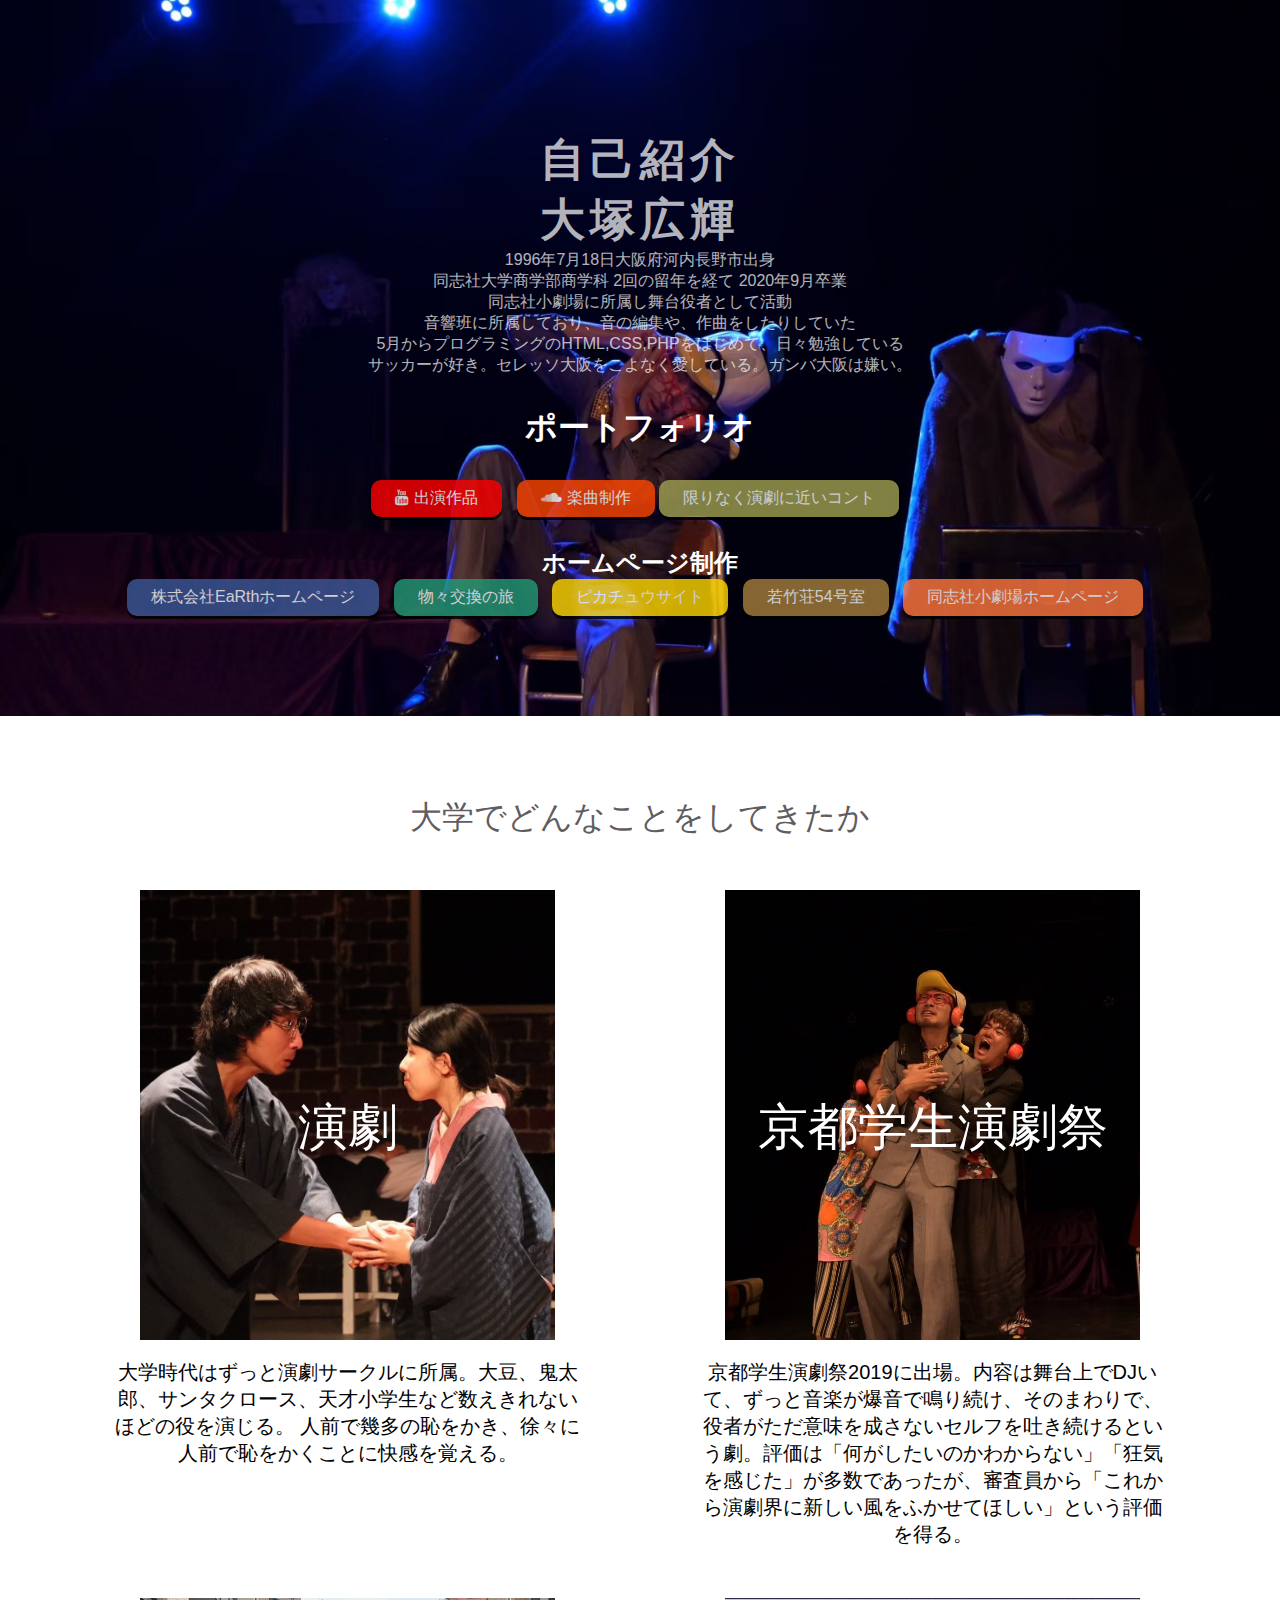
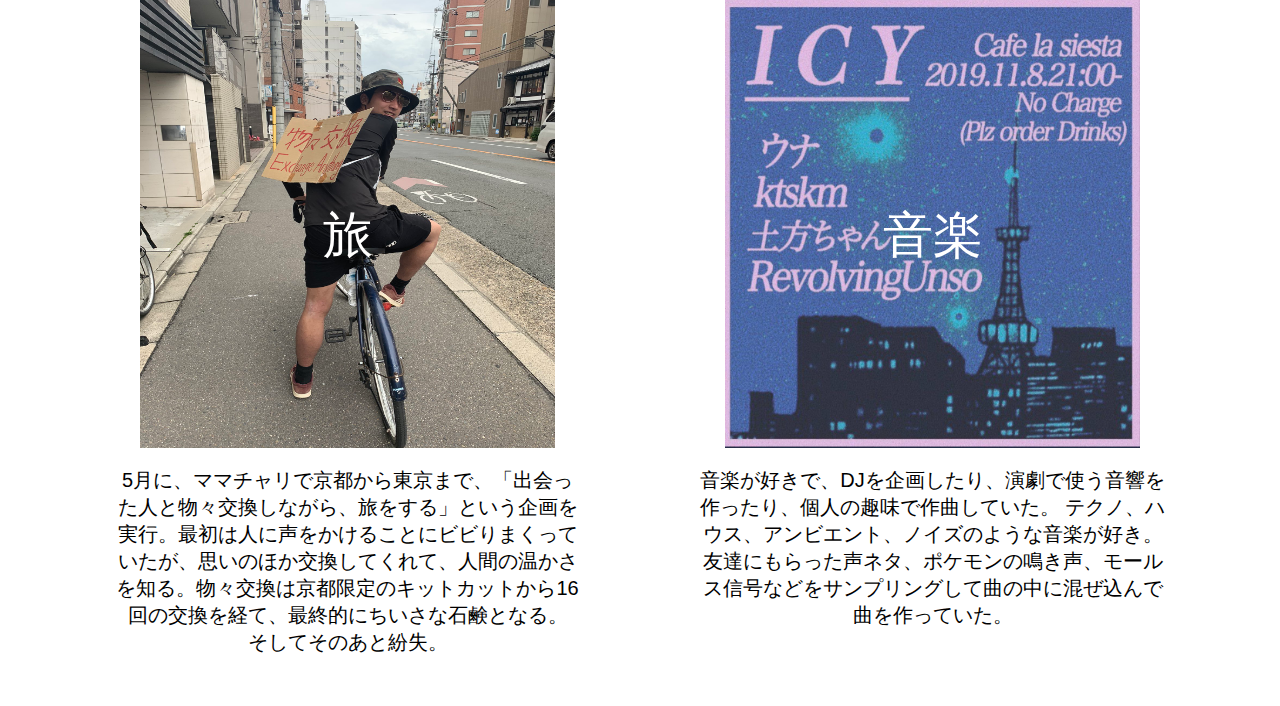
<file: index.html>
<!DOCTYPE html>
<html lang="ja">
<head>
  <meta charset="UTF-8">
  <meta name="viewport" content="width=device-width, initial-scale=1.0">
  <title>Document</title>
  <link rel="stylesheet" href="stylesheet.css">
  <link rel="stylesheet" href="//maxcdn.bootstrapcdn.com/font-awesome/4.3.0/css/font-awesome.min.css">
</head>
<body>
  

<div class="top-wrapper">
  <div class="container">
    <div class="sentense">
      <h1>自己紹介</h1>
      <h1>大塚広輝</h1>
      <p>1996年7月18日大阪府河内長野市出身</p>
      <p>同志社大学商学部商学科 2回の留年を経て 2020年9月卒業</p> 
      <p>同志社小劇場に所属し舞台役者として活動</p>
      <p>音響班に所属しており、音の編集や、作曲をしたりしていた</p>
      <p>5月からプログラミングのHTML,CSS,PHPをはじめて、日々勉強している</p>
      <p>サッカーが好き。セレッソ大阪をこよなく愛している。ガンバ大阪は嫌い。</p>
      </div>
     
      <div class="btn-wrapper">
        <h1>ポートフォリオ</h1>
        <a href="https://www.youtube.com/watch?v=xXuqGcLTgF4" class="btn work"><span class="fa fa-youtube"></span>出演作品</a>
        <a href="mario.html" class="btn soundcloud"><span class="fa fa-soundcloud"></span>楽曲制作</a>
        <a href="https://ryotaku0.github.io/kagirinaku13/" class="btn kagirinaku">限りなく演劇に近いコント</a>
        <h2>ホームページ制作</h2>
        <a href="https://ryotaku0.github.io/earth7/" class="btn earth">株式会社EaRthホームページ</a>
        <a href="butsu/journey.html" class="btn tabi">物々交換の旅</a>
        <a href="https://ryotaku0.github.io/pikacyu5/" class="btn pikacyu">ピカチュウサイト</a>
        <a href="https://ryotaku0.github.io/wakatakeso8/" class="btn wakatake">若竹荘54号室</a>
        <a href="https://ryotaku0.github.io/shogeki6/" class="btn shogeki">同志社小劇場ホームページ</a>
        
    </div>
  </div>
</div>
<div class="lesson-wrapper">
  <div class="container">
    <div class="lessons">
      <h1>大学でどんなことをしてきたか</h1>
      <div class="lesson">
        <div class="lesson-icon">
        <img src="グッドバイ.jpg"  class="goodbye" >
        <p>演劇</p>
        </div>
        <p class="lesson-text">大学時代はずっと演劇サークルに所属。大豆、鬼太郎、サンタクロース、天才小学生など数えきれないほどの役を演じる。
          人前で幾多の恥をかき、徐々に人前で恥をかくことに快感を覚える。
        </p>
      </div>
      <div class="lesson">
        <div class="lesson-icon">
        <img src="シレン3.jpg" class="sirenthree">
        <p>京都学生演劇祭</p>
        </div>
        <p class="lesson-text">京都学生演劇祭2019に出場。内容は舞台上でDJいて、ずっと音楽が爆音で鳴り続け、そのまわりで、役者がただ意味を成さないセルフを吐き続けるという劇。評価は「何がしたいのかわからない」「狂気を感じた」が多数であったが、審査員から「これから演劇界に新しい風をふかせてほしい」という評価を得る。</p>
      </div>
      <div class="lesson">
        <div class="lesson-icon">
        <img src="旅.jpg" class="journey" >
        <p>旅</p>
        </div>
        <p class="lesson-text">5月に、ママチャリで京都から東京まで、「出会った人と物々交換しながら、旅をする」という企画を実行。最初は人に声をかけることにビビりまくっていたが、思いのほか交換してくれて、人間の温かさを知る。物々交換は京都限定のキットカットから16回の交換を経て、最終的にちいさな石鹸となる。<br>そしてそのあと紛失。</p>
      </div>
      <div class="lesson">
        <div class="lesson-icon">
       <img src="icy.jpg" class="icy">
        <p>音楽</p>
        </div>
        <p class="lesson-text">音楽が好きで、DJを企画したり、演劇で使う音響を作ったり、個人の趣味で作曲していた。
        テクノ、ハウス、アンビエント、ノイズのような音楽が好き。友達にもらった声ネタ、ポケモンの鳴き声、モールス信号などをサンプリングして曲の中に混ぜ込んで曲を作っていた。</p>
      </div>
    </div>
  </div>
</div>
</file>
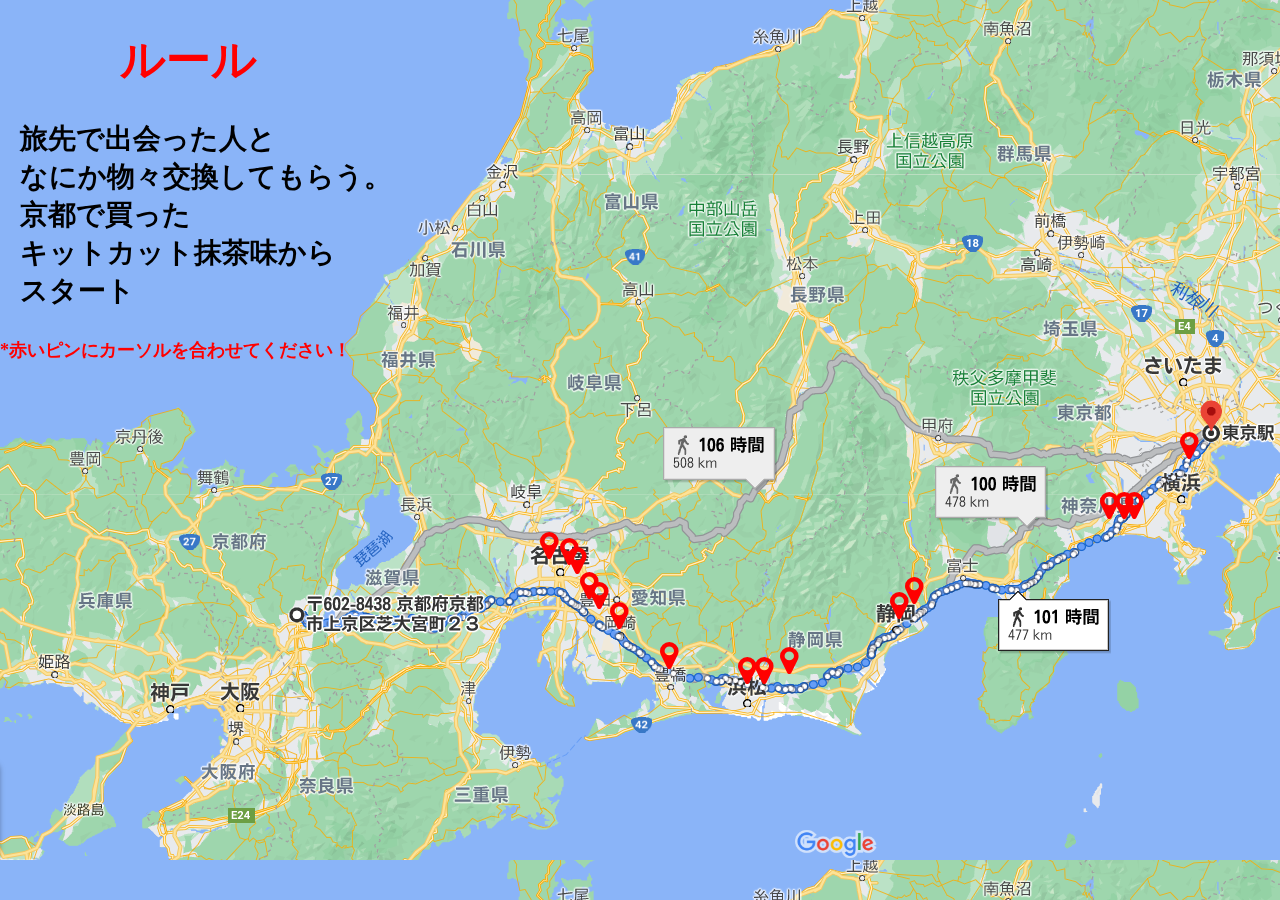
<file: journey-next.html>
<!DOCTYPE html>
<html lang="ja">
<head>
  <meta charset="UTF-8">
  <meta name="viewport" content="width=device-width, initial-scale=1.0">
  <title>Document</title>
  <link rel="stylesheet" href="journey-next.css">
  <link rel="stylesheet" href="//maxcdn.bootstrapcdn.com/font-awesome/4.3.0/css/font-awesome.min.css">
</head>
<body>
  <div class="journey-wrapper">
    <h1>ルール</h1>
    <p class="rule">旅先で出会った人と<br>なにか物々交換してもらう。<br>京都で買った<br>キットカット抹茶味から<br>スタート</p>
    <p class="pin">*赤いピンにカーソルを合わせてください！</p>
    <div class="container">
      
     <a href="" class="one"><i class="fa fa-map-marker fa-2x" aria-hidden="true" ></i><img src="物々1編集済み.jpg" width="350" height="400"></a>
     <a href="" class="two"><i class="fa fa-map-marker fa-2x" aria-hidden="true" ></i><img src="物々2.jpg" width="350" height="400"></a>
     <a href="" class="three"><i class="fa fa-map-marker fa-2x" aria-hidden="true" ></i><img src="物々3.jpg" width="350" height="400"></a>
     <a href="" class="four"><i class="fa fa-map-marker fa-2x" aria-hidden="true" ></i><img src="物々4.jpg" width="350" height="400"></a>
     <a href="" class="five"><i class="fa fa-map-marker fa-2x" aria-hidden="true" ></i><img src="物々5編集済み.jpg" width="350" height="400"></a>
     <a href="" class="six"><i class="fa fa-map-marker fa-2x" aria-hidden="true" ></i><img src="物々6.jpg" width="350" height="400"></a>
     <a href="" class="seven"><i class="fa fa-map-marker fa-2x" aria-hidden="true" ></i><img src="物々7.jpg" width="350" height="400"></a>
     <a href="" class="eight"><i class="fa fa-map-marker fa-2x" aria-hidden="true" ></i><img src="物々8.jpg" width="350" height="400"></a>
     <a href="" class="nine"><i class="fa fa-map-marker fa-2x" aria-hidden="true" ></i><img src="物々10.jpg" width="350" height="400"></a>
     <a href="" class="ten"><i class="fa fa-map-marker fa-2x" aria-hidden="true" ></i><img src="物々11.jpg" width="350" height="400"></a>
     <a href="" class="eleven"><i class="fa fa-map-marker fa-2x" aria-hidden="true" ></i><img src="物々12編集済み.jpg" width="350" height="400"></a>
     <a href="" class="twelve"><i class="fa fa-map-marker fa-2x" aria-hidden="true" ></i><img src="物々13.jpg" width="350" height="400"></a>
     <a href="" class="thirteen"><i class="fa fa-map-marker fa-2x" aria-hidden="true" ></i><img src="物々14編集済み.jpg" width="350" height="400"></a>
     <a href="" class="fourteen"><i class="fa fa-map-marker fa-2x" aria-hidden="true" ></i><img src="物々15.jpg" width="350" height="400"></a>
     <a href="" class="fifteen"><i class="fa fa-map-marker fa-2x" aria-hidden="true" ></i><img src="物々9.jpg" width="350" height="400"></a>
     <a href="" class="sixteen"><i class="fa fa-map-marker fa-2x" aria-hidden="true" ></i><img src="物々16.jpg" width="350" height="400"></a>
     

        
      
    </div>
    </div>

</body>
</html>
</file>
<file: stylesheet.css>
html, body,
ul, ol, li,
h1, h2, h3, h4, h5, h6, p, div {
  margin: 0;
  padding: 0;
}

body {
  font-family: 'Hiragino Kaku Gothic ProN W3', sans-serif;
    width:100%;
    margin: 0em;
 
}

li {
  list-style: none;
}

a {
  text-decoration: none;
}


.top-wrapper{
  padding:130px 0 100px 0;
  text-align:center;
  background-image:url(シレン1.jpg);
  background-size:cover;
  color:white;

}
.container{
  width:1170px;
  margin:0 auto;
}
.sentense{
  color:white;
  opacity:0.7;
}
.sentense h1{
  font-size:45px;
  font-weight:bold;
  letter-spacing:5px;
}
.btn{
  padding:8px 24px;
  color:white;
  display:inline-block;
  border-radius: 10px;
  box-shadow:0 3px black ;
}
.btn:active{
  box-shadow:none;
  position:relative;
  top:3px;
}
.btn:hover{
  opacity:1;
}
.btn-wrapper h1{
  padding:30px 0 0 0;
}
.btn-wrapper h2{
  padding-top: 30px;
}
.more{
  margin-top:20px;
  background-color:#239b76;
  opacity:0.8;
}
.tabi{
  background-color: #239b76;
  opacity:0.8;
  margin-right:10px;
}
.work{
  margin-top:30px;
  background-color:red;
  opacity:0.8;
  margin-right:10px;
}

.soundcloud{
  background-color:orangered;
  opacity:0.8;
}
.fa{
  margin-right:5px;
}
.kagirinaku{
  opacity:0.8;
  background-color:rgb(161, 161, 82);
  margin-right:10px;
}
.pikacyu{
  opacity:0.8;
  background-color:#FFD700;
  margin-right:10px;
}
.earth{
  background-color:#3b5998;
  opacity:0.8;
  margin-right:10px;
}
.wakatake{
  opacity:0.8;
  background-color:#A67F3c;
  margin-right:10px;
}
.shogeki{
  background-color:#FF773E;
  opacity:0.8;
  margin-right:10px;
}
.lesson-wrapper{
  height:580px;
  text-align:center;
  
}
.lessons h1{
  padding:80px 0 50px 0;
  font-weight:normal;
  color:#5f5d60;
}
.lesson{
  width:50%;
  float:left;
}
.lesson-text{
  width:80%;
  margin-top:15px;
  display:inline-block;
  font-size:20px;
  color:black;
  margin-bottom:50px;
}
.lesson-icon{
  position:relative;
  
}
.lesson-icon p{
  position:absolute;
  top:45%;
  width:100%;
  color:white;
  font-size:50px;
}
.music{
  color:black;
}

.message-wrapper{
  text-align:center;
  
 

}
.message-wrapper h1{
  
  font-size:45px;
  font-weight:bold;
  letter-spacing:5px;
}
.who{
  padding-top:100px;
  display: inline-block;
}


.goodbye{
  height :450px;
  width:415px;
}
.sirenone{
  height :450px;
  width:415px;
}
.sirenthree{
  height :450px;
  width:415px;
}
.journey{
  height :450px;
  width:415px;
}
.icy{
  height :450px;
  width:415px; 
}

.good{
  padding-top: 50px;
  color:red;
  font-size:60px;
}
.good li{
  text-align: left;
}
.bad{
  padding-top: 50px;
  color:blue;
  font-size:60px;
  
}
.bad li{
  text-align: left;
}
span{
  color:white;
}
.yajirusi{
  color:red;
}
.good-sentense li{
  font-size: 30px;
  margin-bottom: 50px
}
.bad-sentense li{
  font-size:30px;
  margin-bottom: 50px;
}
.engeki:hover{
opacity:0.8;
}
.siren:hover{
  opacity:0.8
}
.trip:hover{
  opacity:0.8;
}
.mario:hover{
  opacity:0.8;
}
</file>
<file: journey-next.css>
body{
  margin:0em;
  width:100%; 
  background-image: url(map.png);
  background-attachment:fixed;
  position:fixed;
}

a{
  position: relative;
  
}



h1{
  font-size:45px;
  color:red;
  margin-left:120px;
}
.rule{
  font-size:28px;
  font-weight:bold;
  margin-left:20px;
}
.pin{
  font-size:18px;
  color:red;
  font-weight:bold;
}
.fa{
  color:red;
}
.fa:hover{
  color:#3b5998;
  
}
.one{
  position:absolute;
  top:530px;
  left:540px;
}

.two{
  position:absolute;
  top:536px;
  left:560px;
}

.three{
  position:absolute;
  top:545px;
  left:568px;
}

.four{
  position:absolute;
  top:570px;
  left:580px;
}

.five{
  position:absolute;
  top:580px;
  left:590px;
}

.six{
  position:absolute;
  top:600px;
  left:610px;
}

.seven{
  position:absolute;
  top:640px;
  left:660px;
}

.eight{
  position:absolute;
  top:655px;
  left:738px;
}

.nine{
  position:absolute;
  top:655px;
  left:755px;
}

.ten{
  position:absolute;
  top:645px;
  left:780px;
}

.eleven{
  position:absolute;
  top:590px;
  left:890px;
}

.twelve{
  position:absolute;
  top:575px;
  left:905px;
}

.thirteen{
  position:absolute;
  top:490px;
  left:1100px;
}

.fourteen{
  position:absolute;
  top:490px;
  left:1115px;
}

.fifteen{
  position:absolute;
  top:490px;
  left:1125px;
}

.sixteen{
  position:absolute;
  top:430px;
  left:1180px;
}

img{
  margin-top:-450px;
  margin-left:50px;
  display:none;
}
.one:hover > img{
  display:block
}
.two:hover > img{
  display:block
}
.three:hover > img{
  display:block 
}
.four:hover > img{
  display:block
}
.five:hover > img{
  display:block
}
.six:hover > img{
  display:block
}
.seven:hover > img{
  display:block
}
.eight:hover > img{
  display:block
}
.nine:hover > img{
  display:block
}
.ten:hover > img{
  display:block
}
.eleven:hover > img{
  display:block
}
.twelve:hover > img{
  display:block
}
.thirteen:hover > img{
  display:block
}
.fourteen:hover > img{
  display:block
}
.fifteen:hover > img{
  display:block
}
.sixteen:hover > img{
  display:block
}
</file>
